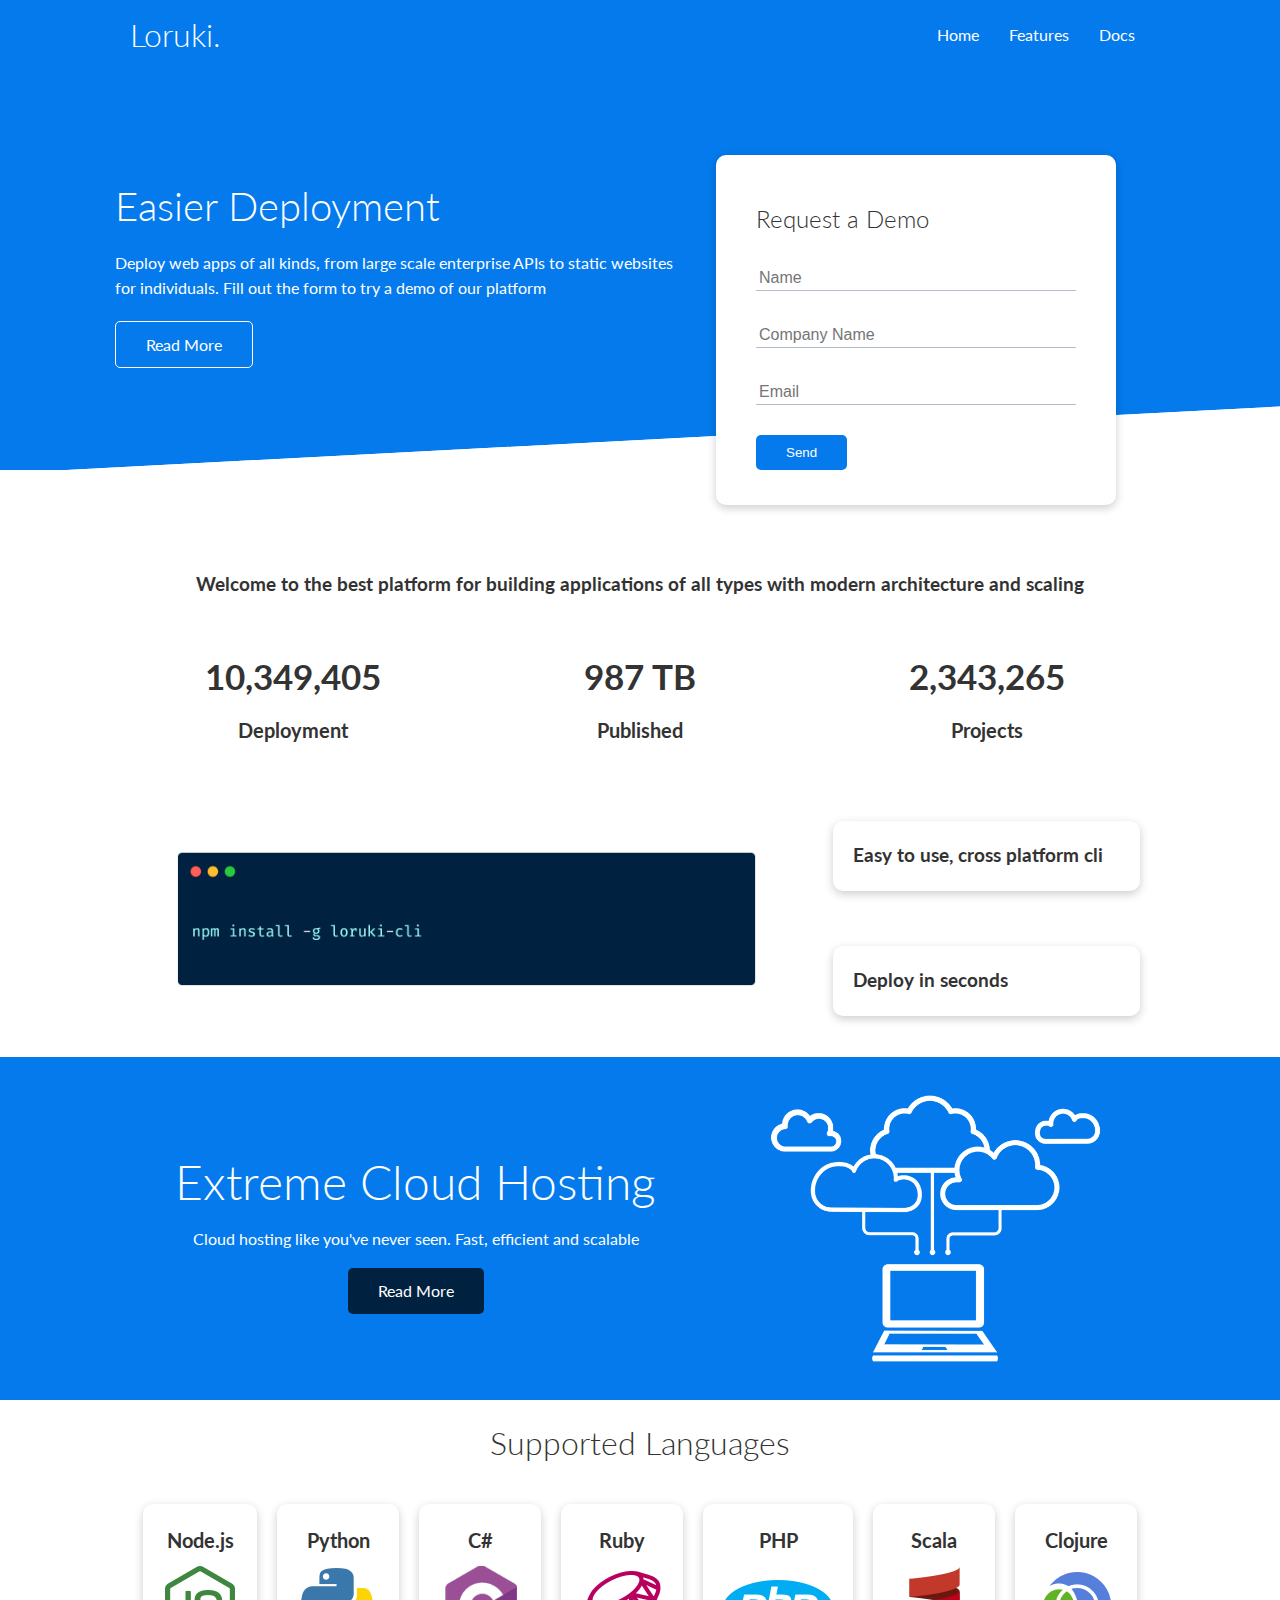
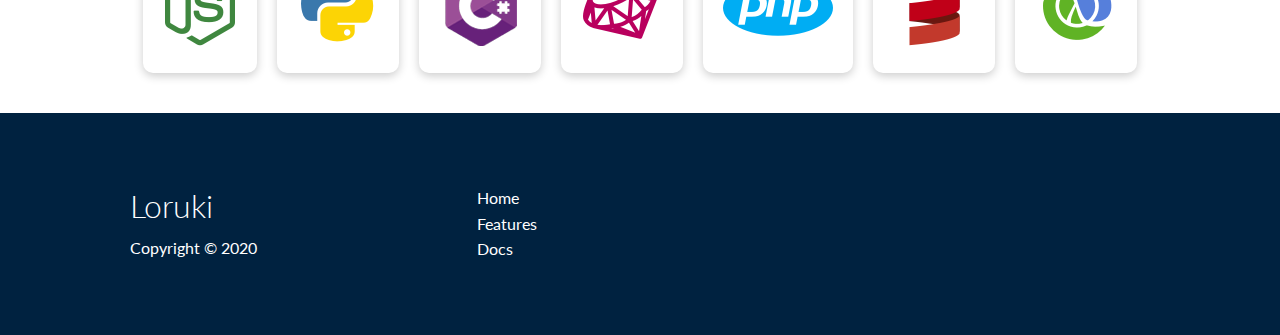
<file: index.html>
<!DOCTYPE html>
<html lang="en">

<head>
    <meta charset="UTF-8">
    <meta name="viewport" content="width=device-width, initial-scale=1.0">
    <link rel="stylesheet" href="https://cdnjs.cloudflare.com/ajax/libs/font-awesome/5.15.1/css/all.min.css"
        integrity="sha512-+4zCK9k+qNFUR5X+cKL9EIR+ZOhtIloNl9GIKS57V1MyNsYpYcUrUeQc9vNfzsWfV28IaLL3i96P9sdNyeRssA=="
        crossorigin="anonymous" />
    <link rel="stylesheet" href="css/utilities.css">
    <link rel="stylesheet" href="css/style.css">
    <title>Loruki | Cloud Hosting for Everyone</title>
</head>

<body>
    <!-- Navbar -->
    <div class="navbar">
        <div class="container flex">
            <h1 class="logo">Loruki.</h1>
            <nav>
                <ul>
                    <li><a href="index.html">Home</a></li>
                    <li><a href="features.html">Features</a></li>
                    <li><a href="docs.html">Docs</a></li>
                </ul>
            </nav>
        </div>
    </div>

    <!-- Showcase -->
    <section class="showcase">
        <div class="container grid">
            <div class="showcase-text">
                <h1>Easier Deployment</h1>
                <p>Deploy web apps of all kinds, from large scale enterprise APIs to static websites for individuals.
                    Fill out the form to try a demo of our platform</p>
                <a href="features.html" class="btn btn-outline">Read More</a>
            </div>

            <div class="showcase-form card">
                <h2>Request a Demo</h2>
                <form>
                    <div class="form-control">
                        <input type="text" name="name" placeholder="Name" required>
                    </div>
                    <div class="form-control">
                        <input type="text" name="company" placeholder="Company Name" required>
                    </div>
                    <div class="form-control">
                        <input type="email" name="email" placeholder="Email" required>
                    </div>
                    <input type="submit" value="Send" class="btn btn-primary">
                </form>
            </div>
        </div>
    </section>

    <!-- Stats -->
    <section class="stats">
        <div class="container">
            <h3 class="stats-heading text-center my-1">
                Welcome to the best platform for building applications of all types with modern architecture and scaling
            </h3>

            <div class="grid grid-3 text-center my-4">
                <div>
                    <i class="fas fa-server fa-3x"></i>
                    <h3>10,349,405</h3>
                    <p class="text-secondart">Deployment</p>
                </div>
                <div>
                    <i class="fas fa-project-diagram fa-3x"></i>
                    <h3>987 TB</h3>
                    <p class="text-secondart">Published</p>
                </div>
                <div>
                    <i class="fas fa-server fa-3x"></i>
                    <h3>2,343,265</h3>
                    <p class="text-secondart">Projects</p>
                </div>
            </div>
        </div>
    </section>

    <!-- Cli -->
    <section class="cli">
        <div class="container grid">
            <img src="images/cli.png" alt="">
            <div class="card">
                <h3>Easy to use, cross platform cli</h3>
            </div>
            <div class="card">
                <h3>Deploy in seconds</h3>
            </div>
        </div>
    </section>

    <!-- Cloud -->
    <section class="cloud bg-primary my-2 py-2">
        <div class="container grid">
            <div class="text-center">
                <h2 class="lg">Extreme Cloud Hosting</h2>
                <p class="leader my-1">Cloud hosting like you've never seen. Fast, efficient and scalable</p>
                <a href="features.html" class="btn btn-dark">Read More</a>
            </div>
            <img src="images/cloud.png" alt="">
        </div>
    </section>

    <!-- Languages -->
    <section class="languages">
        <h2 class="md text-center my-2">
            Supported Languages
        </h2>
        <div class="container flex">
            <div class="card">
                <h4>Node.js</h4>
                <img src="images/logos/node.png" alt="">
            </div>
            <div class="card">
                <h4>Python</h4>
                <img src="images/logos/python.png" alt="">
            </div>
            <div class="card">
                <h4>C#</h4>
                <img src="images/logos/csharp.png" alt="">
            </div>
            <div class="card">
                <h4>Ruby</h4>
                <img src="images/logos/ruby.png" alt="">
            </div>
            <div class="card">
                <h4>PHP</h4>
                <img src="images/logos/php.png" alt="">
            </div>
            <div class="card">
                <h4>Scala</h4>
                <img src="images/logos/scala.png" alt="">
            </div>
            <div class="card">
                <h4>Clojure</h4>
                <img src="images/logos/clojure.png" alt="">
            </div>
        </div>
    </section>

    <!-- Footer -->
    <footer class="footer bg-dark py-5">
        <div class="container grid grid-3">
            <div>
                <h1>Loruki</h1>
                <p>Copyright &copy; 2020</p>
            </div>
            <nav>
                <ul>
                    <li><a href="index.html">Home</a></li>
                    <li><a href="features.html">Features</a></li>
                    <li><a href="docs.html">Docs</a></li>
                </ul>
            </nav>
            <div class="social">
                <a href="#"><i class="fab fa-github fa-2x"></i></a>
                <a href="#"><i class="fab fa-facebook fa-2x"></i></a>
                <a href="#"><i class="fab fa-instagram fa-2x"></i></a>
                <a href="#"><i class="fab fa-twitter fa-2x"></i></a>
            </div>
        </div>
    </footer>
</body>

</html>
</file>
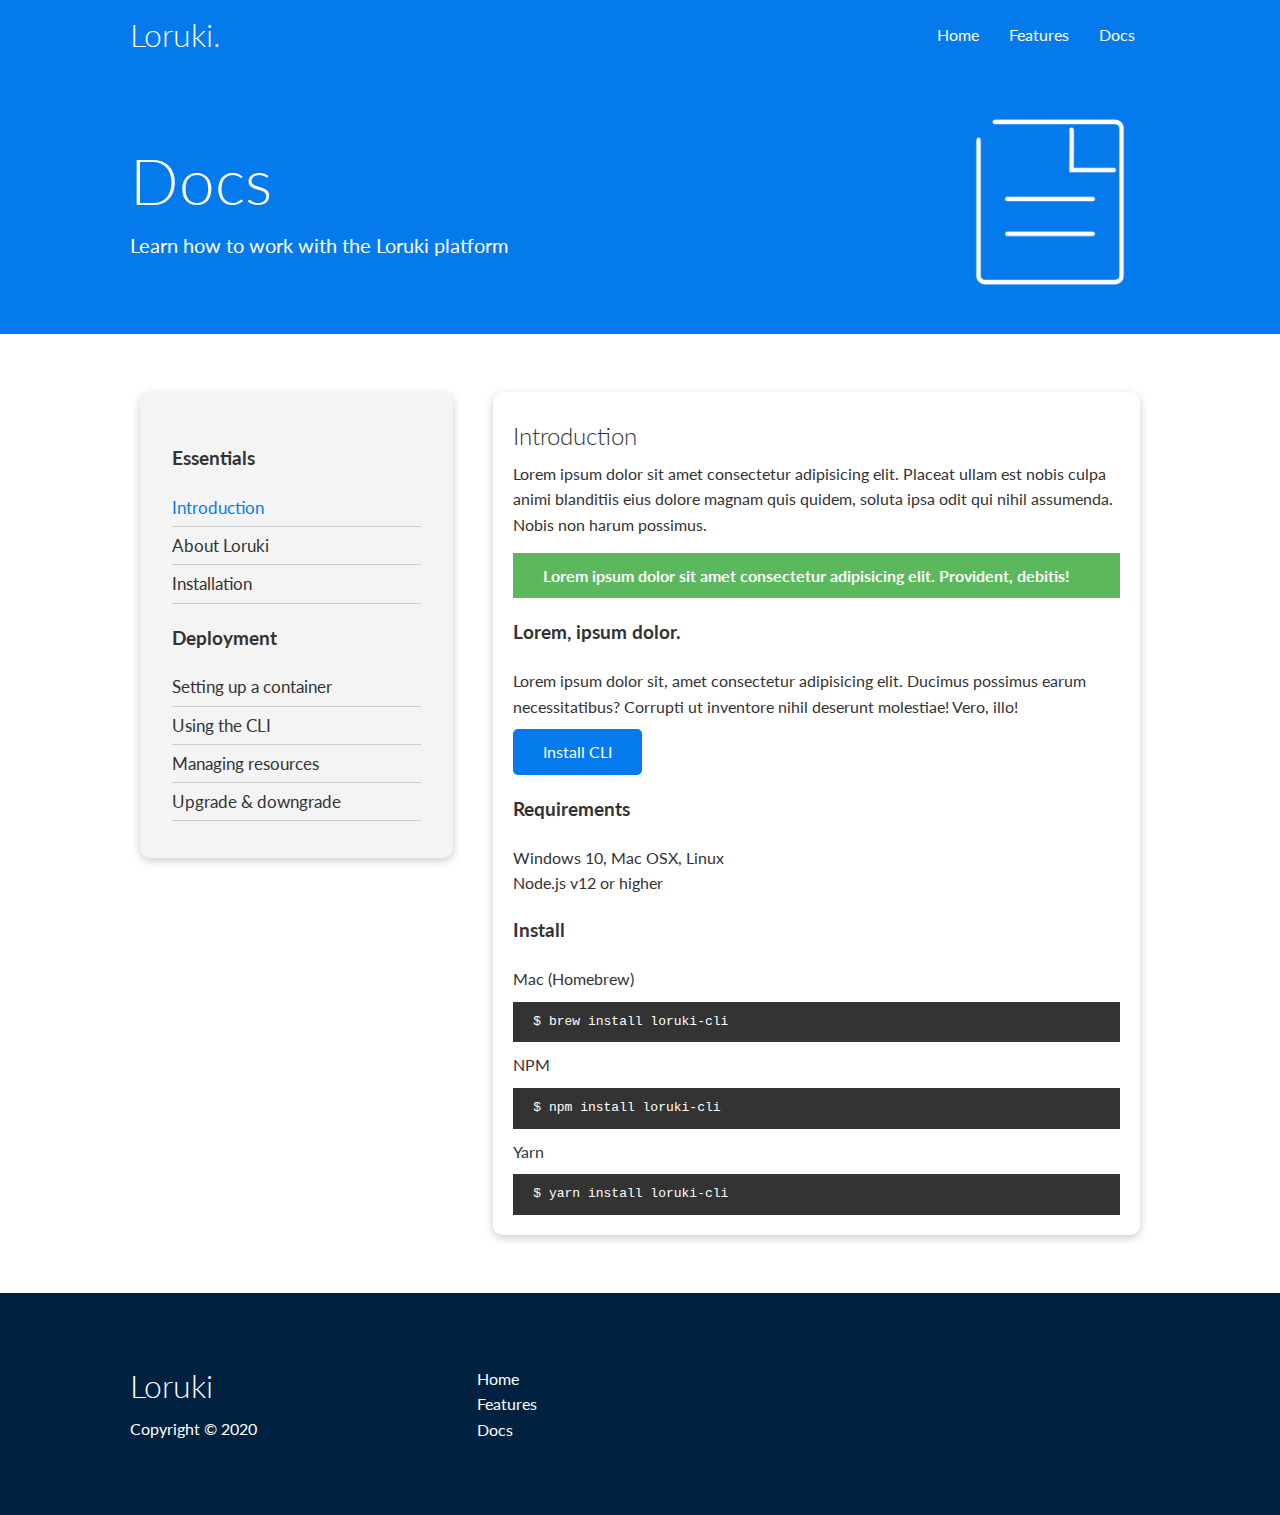
<file: docs.html>
<!DOCTYPE html>
<html lang="en">

<head>
    <meta charset="UTF-8">
    <meta name="viewport" content="width=device-width, initial-scale=1.0">
    <link rel="stylesheet" href="https://cdnjs.cloudflare.com/ajax/libs/font-awesome/5.15.1/css/all.min.css"
        integrity="sha512-+4zCK9k+qNFUR5X+cKL9EIR+ZOhtIloNl9GIKS57V1MyNsYpYcUrUeQc9vNfzsWfV28IaLL3i96P9sdNyeRssA=="
        crossorigin="anonymous" />
    <link rel="stylesheet" href="css/utilities.css">
    <link rel="stylesheet" href="css/style.css">
    <title>Loruki | Cloud Hosting for Everyone</title>
</head>

<body>
    <!-- Navbar -->
    <div class="navbar">
        <div class="container flex">
            <h1 class="logo">Loruki.</h1>
            <nav>
                <ul>
                    <li><a href="index.html">Home</a></li>
                    <li><a href="features.html">Features</a></li>
                    <li><a href="docs.html">Docs</a></li>
                </ul>
            </nav>
        </div>
    </div>

    <!-- Head -->
    <section class="docs-head bg-primary py-3">
        <div class="container grid">
            <div>
                <h1 class="xl">Docs</h1>
                <p class="lead">
                    Learn how to work with the Loruki platform
                </p>
            </div>
            <img src="images/docs.png" alt="">
        </div>
    </section>

    <!-- Docs main -->
    <section class="docs-main my-4">
        <div class="container grid">
            <div class="card bg-light p-3">
                <h3 class="my-2">Essentials</h3>
                <nav>
                    <ul>
                        <li><a class="text-primary" href="#">Introduction</a></li>
                        <li><a href="#">About Loruki</a></li>
                        <li><a href="#">Installation</a></li>
                    </ul>
                </nav>

                <h3 class="my-2">Deployment</h3>
                <nav>
                    <ul>
                        <li><a href="#">Setting up a container</a></li>
                        <li><a href="#">Using the CLI</a></li>
                        <li><a href="#">Managing resources</a></li>
                        <li><a href="#">Upgrade & downgrade</a></li>
                    </ul>
                </nav>
            </div>
            <div class="card">
                <h2>Introduction</h2>
                <p>Lorem ipsum dolor sit amet consectetur adipisicing elit. Placeat ullam est nobis culpa animi
                    blanditiis eius dolore magnam quis quidem, soluta ipsa odit qui nihil assumenda. Nobis non harum
                    possimus.</p>

                <div class="alert alert-success">
                    <i class="fas fa-info"></i> Lorem ipsum dolor sit amet consectetur adipisicing elit. Provident,
                    debitis!
                </div>

                <h3>Lorem, ipsum dolor.</h3>
                <p>Lorem ipsum dolor sit, amet consectetur adipisicing elit. Ducimus possimus earum necessitatibus?
                    Corrupti ut inventore nihil deserunt molestiae! Vero, illo!</p>
                <a href="#" class="btn btn-primary">Install CLI</a>

                <h3>Requirements</h3>
                <ul>
                    <li>Windows 10, Mac OSX, Linux</li>
                    <li>Node.js v12 or higher</li>
                </ul>

                <h3>Install</h3>
                <p>Mac (Homebrew)</p>
                <pre><code>$ brew install loruki-cli</code></pre>
                <p>NPM</p>
                <pre><code>$ npm install loruki-cli</code></pre>
                <p>Yarn</p>
                <pre><code>$ yarn install loruki-cli</code></pre>
            </div>
        </div>
    </section>

    <!-- Footer -->
    <footer class="footer bg-dark py-5">
        <div class="container grid grid-3">
            <div>
                <h1>Loruki</h1>
                <p>Copyright &copy; 2020</p>
            </div>
            <nav>
                <ul>
                    <li><a href="index.html">Home</a></li>
                    <li><a href="features.html">Features</a></li>
                    <li><a href="docs.html">Docs</a></li>
                </ul>
            </nav>
            <div class="social">
                <a href="#"><i class="fab fa-github fa-2x"></i></a>
                <a href="#"><i class="fab fa-facebook fa-2x"></i></a>
                <a href="#"><i class="fab fa-instagram fa-2x"></i></a>
                <a href="#"><i class="fab fa-twitter fa-2x"></i></a>
            </div>
        </div>
    </footer>
</body>

</html>
</file>
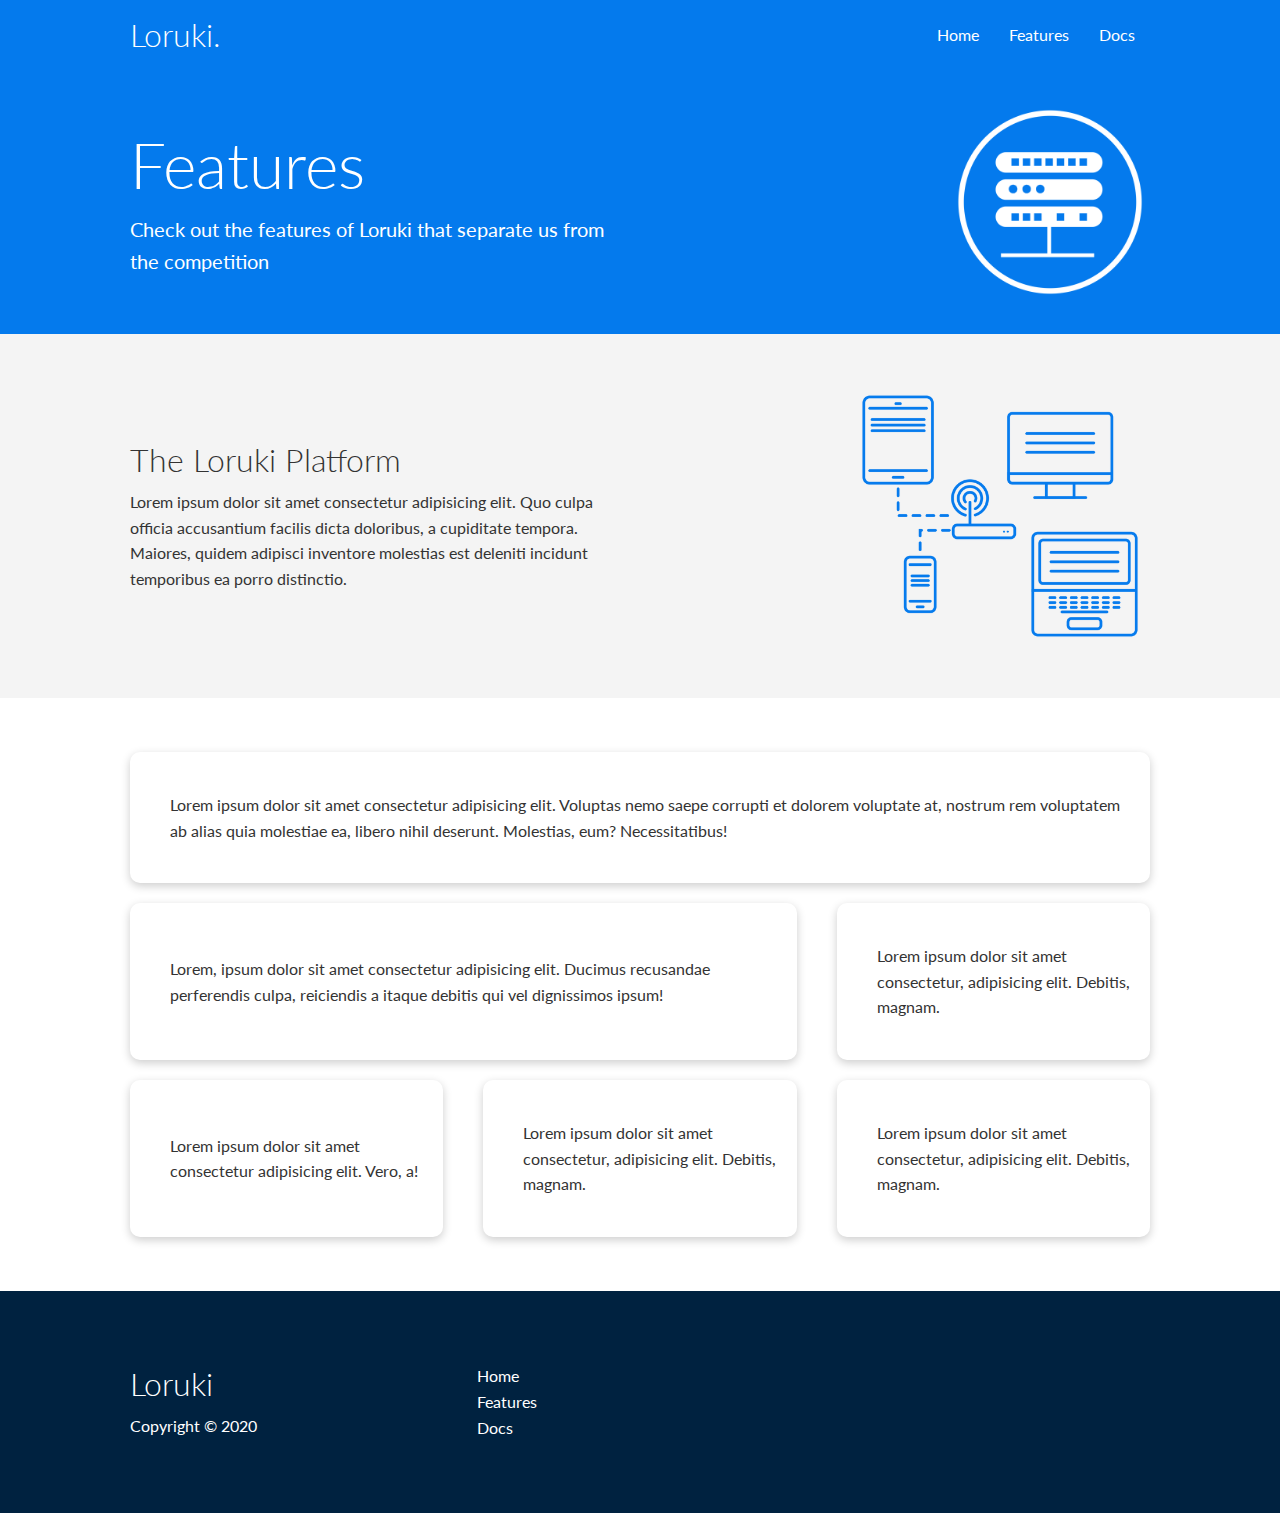
<file: features.html>
<!DOCTYPE html>
<html lang="en">

<head>
    <meta charset="UTF-8">
    <meta name="viewport" content="width=device-width, initial-scale=1.0">
    <link rel="stylesheet" href="https://cdnjs.cloudflare.com/ajax/libs/font-awesome/5.15.1/css/all.min.css"
        integrity="sha512-+4zCK9k+qNFUR5X+cKL9EIR+ZOhtIloNl9GIKS57V1MyNsYpYcUrUeQc9vNfzsWfV28IaLL3i96P9sdNyeRssA=="
        crossorigin="anonymous" />
    <link rel="stylesheet" href="css/utilities.css">
    <link rel="stylesheet" href="css/style.css">
    <title>Loruki | Cloud Hosting for Everyone</title>
</head>

<body>
    <!-- Navbar -->
    <div class="navbar">
        <div class="container flex">
            <h1 class="logo">Loruki.</h1>
            <nav>
                <ul>
                    <li><a href="index.html">Home</a></li>
                    <li><a href="features.html">Features</a></li>
                    <li><a href="docs.html">Docs</a></li>
                </ul>
            </nav>
        </div>
    </div>

    <!-- Head -->
    <section class="features-head bg-primary py-3">
        <div class="container grid">
            <div>
                <h1 class="xl">Features</h1>
                <p class="lead">
                    Check out the features of Loruki that separate us from the competition
                </p>
            </div>
            <img src="images/server.png" alt="">
        </div>
    </section>

    <!-- Sub head -->
    <section class="features-sub-head bg-light py-3">
        <div class="container grid">
            <div>
                <h1 class="md">The Loruki Platform</h1>
                <p>
                    Lorem ipsum dolor sit amet consectetur adipisicing elit. Quo culpa officia accusantium facilis dicta
                    doloribus, a cupiditate tempora. Maiores, quidem adipisci inventore molestias est deleniti incidunt
                    temporibus ea porro distinctio.
                </p>
            </div>
            <img src="images/server2.png" alt="">
        </div>
    </section>

    <!-- Features main -->

    <section class="features-main my-2">
        <div class="container grid grid-3">
            <div class="card flex">
                <i class="fas fa-server fa-3x"></i>
                <p>Lorem ipsum dolor sit amet consectetur adipisicing elit. Voluptas nemo saepe corrupti et dolorem
                    voluptate at, nostrum rem voluptatem ab alias quia molestiae ea, libero nihil deserunt. Molestias,
                    eum? Necessitatibus!</p>
            </div>
            <div class="card flex">
                <i class="fas fa-network-wired fa-3x"></i>
                <p>
                    Lorem, ipsum dolor sit amet consectetur adipisicing elit. Ducimus
                    recusandae perferendis culpa, reiciendis a itaque debitis qui vel
                    dignissimos ipsum!
                </p>
            </div>
            <div class="card flex">
                <i class="fas fa-laptop-code fa-3x"></i>
                <p>
                    Lorem ipsum dolor sit amet consectetur, adipisicing elit. Debitis,
                    magnam.
                </p>
            </div>
            <div class="card flex">
                <i class="fas fa-database fa-3x"></i>
                <p>
                    Lorem ipsum dolor sit amet consectetur adipisicing elit. Vero, a!
                </p>
            </div>
            <div class="card flex">
                <i class="fas fa-power-off fa-3x"></i>
                <p>
                    Lorem ipsum dolor sit amet consectetur, adipisicing elit. Debitis,
                    magnam.
                </p>
            </div>
            <div class="card flex">
                <i class="fas fa-upload fa-3x"></i>
                <p>
                    Lorem ipsum dolor sit amet consectetur, adipisicing elit. Debitis,
                    magnam.
                </p>
            </div>
        </div>
    </section>

    <!-- Footer -->
    <footer class="footer bg-dark py-5">
        <div class="container grid grid-3">
            <div>
                <h1>Loruki</h1>
                <p>Copyright &copy; 2020</p>
            </div>
            <nav>
                <ul>
                    <li><a href="index.html">Home</a></li>
                    <li><a href="features.html">Features</a></li>
                    <li><a href="docs.html">Docs</a></li>
                </ul>
            </nav>
            <div class="social">
                <a href="#"><i class="fab fa-github fa-2x"></i></a>
                <a href="#"><i class="fab fa-facebook fa-2x"></i></a>
                <a href="#"><i class="fab fa-instagram fa-2x"></i></a>
                <a href="#"><i class="fab fa-twitter fa-2x"></i></a>
            </div>
        </div>
    </footer>
</body>

</html>
</file>
<file: css/utilities.css>
* {
    box-sizing: border-box;
    padding: 0;
    margin: 0;
}

.container {
    max-width: 1100px;
    margin: 0 auto;
    overflow: auto;
    padding: 0 40px;
}

.card {
    background-color: #fff;
    color: #333;
    border-radius: 10px;
    box-shadow: 0 3px 10px rgba(0, 0, 0, 0.2);
    padding: 20px;
    margin: 10px;
}

.btn {
    display: inline-block;
    padding: 10px 30px;
    cursor: pointer;
    background: var(--primary-color);
    color: #fff;
    border: none;
    border-radius: 5px;
}

.btn-outline {
    background-color: transparent;
    border: 1px #fff solid;
}

.btn:hover {
    transform: scale(.98);
}

/* Backgrounds & colored buttons */
.bg-primary, 
.btn-primary {
    background-color: var(--primary-color);
    color: #fff;
}

.bg-secondary,
.btn-secondary {
    background-color: var(--secondary-color);
    color: #fff;
}

.bg-dark,
.btn-dark {
    background-color: var(--dark-color);
    color: #fff;
}

.bg-light,
.btn-light {
    background-color: var(--light-color);
    color: #333;
}

.bg-primary a,
.btn-primary a,
.bg-secondary a,
.btn-secondary a,
.bg-dark a,
.btn-dark a {
    color: #fff;
}

/* Text colors */
.text-primary {
    color: var(--primary-color);
}

.text-secondary {
    color: var(--secondary-color);
}

.text-dark {
    color: var(--dark-color);
}

.text-light {
    color: var(--light-color);
}

/* Text sizes */

.lead {
    font-size: 20px;
}

.sm {
    font-size: 1rem;
}

.md {
    font-size: 2rem;
}

.lg {
    font-size: 3rem;
}

.xl {
    font-size: 4rem;
}

.text-center {
    text-align: center;
}

/* Alert */
.alert {
    background-color: var(--light-color);
    padding: 10px 20px;
    font-weight: bold;
    margin: 15px 0;
}

.alert i {
    margin-right: 10px;
}

.alert-success {
    background-color: var(--success-color);
    color: #fff;
}

.alert-error {
    background-color: var(--error-color);
    color: #fff;
}

.flex {
    display: flex;
    justify-content: center;
    align-items: center;
    height: 100%;
}

.grid {
    display: grid;
    grid-template-columns: repeat(2, 1fr);
    gap: 20px;
    justify-content: center;
    align-items: center;
    height: 100%;
}

.grid-3 {
    grid-template-columns: repeat(3, 1fr);
}

/* Margin */
.my-1 {
    margin: 1rem 0;
}

.my-2 {
    margin: 1.5rem 0;
}

.my-3 {
    margin: 2rem 0;
}

.my-4 {
    margin: 3rem 0;
}

.my-5 {
    margin: 4rem 0;
}

.m-1 {
    margin: 1rem;
}

.m-2 {
    margin: 1.5rem;
}

.m-3 {
    margin: 2rem;
}

.m-4 {
    margin: 3rem;
}

.m-5 {
    margin: 4rem;
}

/* Padding */
.py-1 {
    padding: 1rem 0;
}

.py-2 {
    padding: 1.5rem 0;
}

.py-3 {
    padding: 2rem 0;
}

.py-4 {
    padding: 3rem 0;
}

.py-5 {
    padding: 4rem 0;
}

.p-1 {
    padding: 1rem;
}

.p-2 {
    padding: 1.5rem;
}

.p-3 {
    padding: 2rem;
}

.p-4 {
    padding: 3rem;
}

.p-5 {
    padding: 4rem;
}
</file>
<file: css/style.css>
@import url('https://fonts.googleapis.com/css2?family=Lato:wght@300&display=swap');

:root {
    --primary-color: #047aed;
    --secondary-color: #1c3fa8;
    --dark-color: #002240;
    --light-color: #f4f4f4;
    --success-color: #5cb85c;
    --error-color: #d9534f;
}

* {
    box-sizing: border-box;
    padding: 0;
    margin: 0;
}

body {
    font-family: 'Lato', sans-serif;
    color: #333;
    line-height: 1.6;
}

ul {
    list-style-type: none;
}

a {
    text-decoration: none;
    color: #333;
}

h1, h2 {
    font-weight: 300;
    line-height: 1.2;
    margin: 10px 0;
}

p {
    margin: 10px 0;
}

img {
    width: 100%;
}

code, pre {
    background: #333;
    color: #fff;
    padding: 10px;
}

/* Navbar */
.navbar {
    background-color: var(--primary-color);
    color: #fff;
    height: 70px;
}

.navbar ul {
    display: flex;
}

.navbar a {
    color: #fff;
    padding: 10px;
    margin: 0 5px;
}

.navbar a:hover {
    border-bottom: 2px #fff solid;
}

.navbar .flex {
    justify-content: space-between;
}

/* Showcase */
.showcase {
    height: 400px;
    background-color: var(--primary-color);
    color: #fff;
    position: relative;
}

.showcase h1 {
    font-size: 40px;
}

.showcase p {
    margin: 20px 0;
}

.showcase .grid {
    overflow: visible;
    grid-template-columns: 55% 45%;
    gap: 30px;
}

.showcase-text {
    animation: slideInFromLeft 1s ease-in;
}

.showcase-form {
    position: relative;
    top: 60px;
    height: 350px;
    width: 400px;
    padding: 40px;
    z-index: 100;
    justify-content: flex-end;
    animation: slideInFromRight 1s ease-in;
}

.showcase-form .form-control {
    margin: 30px 0;
}

.showcase-form input[type='text'],
.showcase-form input[type='email'] {
    border: 0;
    border-bottom: 1px solid #b4becb;
    width: 100%;
    padding: 3px;
    font-size: 16px;
}

.showcase-form input:focus {
    outline: none;
}

.showcase::before,
.showcase::after {
    content: '';
    position: absolute;
    height: 100px;
    bottom: -70px;
    right: 0;
    left: 0;
    background: #fff;
    transform: skewY(-3deg);
    -webkit-transform: skewY(-3deg);
    -moz-transform: skewY(-3deg);
    -ms-transform: skewY(-3deg);
}

/* Stats */
.stats {
    padding-top: 100px;
    animation: slideInFromBottom 1s ease-in;
}

.stats-heading {
    max-width: 500;
    margin: auto;
}

.stats .grid h3 {
    font-size: 35px;
}

.stats .grid p {
    font-size: 20px;
    font-weight: bold;
}

/* Cli */
.cli .grid {
    grid-template-columns: repeat(3, 1fr);
    grid-template-rows: repeat(2, 1fr);
}

.cli .grid > *:first-child {
    grid-column: 1 / span 2;
    grid-row: 1 / span 2;
}

/* Cloud */
.cloud .grid {
    grid-template-columns: 4fr 3fr;
}

/* Languages */
.languages .flex {
    flex-wrap: wrap;
}
.languages .card {
    text-align: center;
    margin: 18px 10px 40px;
    transition: transform 0.2s ease-in;
}

.languages .card h4 {
    font-size: 20px;
    margin-bottom: 10px;
}

.languages .card:hover {
    transform: translateY(-15px);
}

/* Features */
.features-head img,
.docs-head img {
    width: 200px;
    justify-self: flex-end;
}

.features-sub-head img {
    width: 300px;
    justify-self: flex-end;
}

.features-main .card > i {
 margin-right: 20px;
}

.features-main .grid {
    padding: 30px;
}

.features-main .grid > *:first-child {
    grid-column: 1 / span 3;
}

.features-main .grid>*:nth-child(2) {
    grid-column: 1 / span 2;
}

/* Docs */
.docs-main h3 {
    margin: 20px 0;
}

.docs-main .grid {
    grid-template-columns: 1fr 2fr;
    align-items: flex-start;
}

.docs-main nav li {
    font-size: 17px;
    padding-bottom: 5px;
    margin-bottom: 5px;
    border-bottom: 1px #ccc solid;
}

.docs-main a:hover {
    font-weight: bold;
}

/* Footer */
.footer .social a {
    margin: 0 10px;
}

/* Animations */
@keyframes slideInFromLeft {
    0% {
        transform: translateX(-100%);
    }

    100% {
        transform: translateX(0);
    }
}

@keyframes slideInFromRight {
    0% {
        transform: translateX(100%);
    }

    100% {
        transform: translateX(0);
    }
}

@keyframes slideInFromTop {
    0% {
        transform: translateY(-100%);
    }

    100% {
        transform: translateX(0);
    }
}

@keyframes slideInFromBottom {
    0% {
        transform: translateY(100%);
    }

    100% {
        transform: translateX(0);
    }
}

/* Tablets and under */
@media(max-width: 768px) {
    .grid,
    .showcase .grid,
    .stats .grid,
    .cli .grid,
    .cloud .grid,
    .features-main .grid,
    .docs-main .grid {
        grid-template-columns: 1fr;
        grid-template-rows: 1fr;
    }

    .showcase {
        height: auto;
    }

    .showcase-text {
        text-align: center;
        margin-top: 40px;
        animation: slideInFromTop 1s ease-in;
    }

    .showcase-form {
        justify-self: center;
        margin: auto;
        animation: slideInFromBottom 1s ease-in;
    }

    .cli .grid > *:first-child {
        grid-column: 1;
        grid-row: 1;
    }

    .features-head,
    .features-sub-head,
    .docs-head {
        text-align: center;
    }

    .features-head img,
    .features-sub-head img,
    .docs-head img {
        justify-self: center;
    }

    .features-main .grid > *:first-child,
    .features-main .grid > *:nth-child(2) {
        grid-column: 1;
    }
}

/* Mobile */
@media(max-width: 500px) {
    .navbar {
        height: 110px;
    }

    .navbar .flex {
        flex-direction: column;
    }

    .navbar ul {
        padding: 10px;
        background-color: rgba(0,0,0,0.1);
    }
}
</file>
